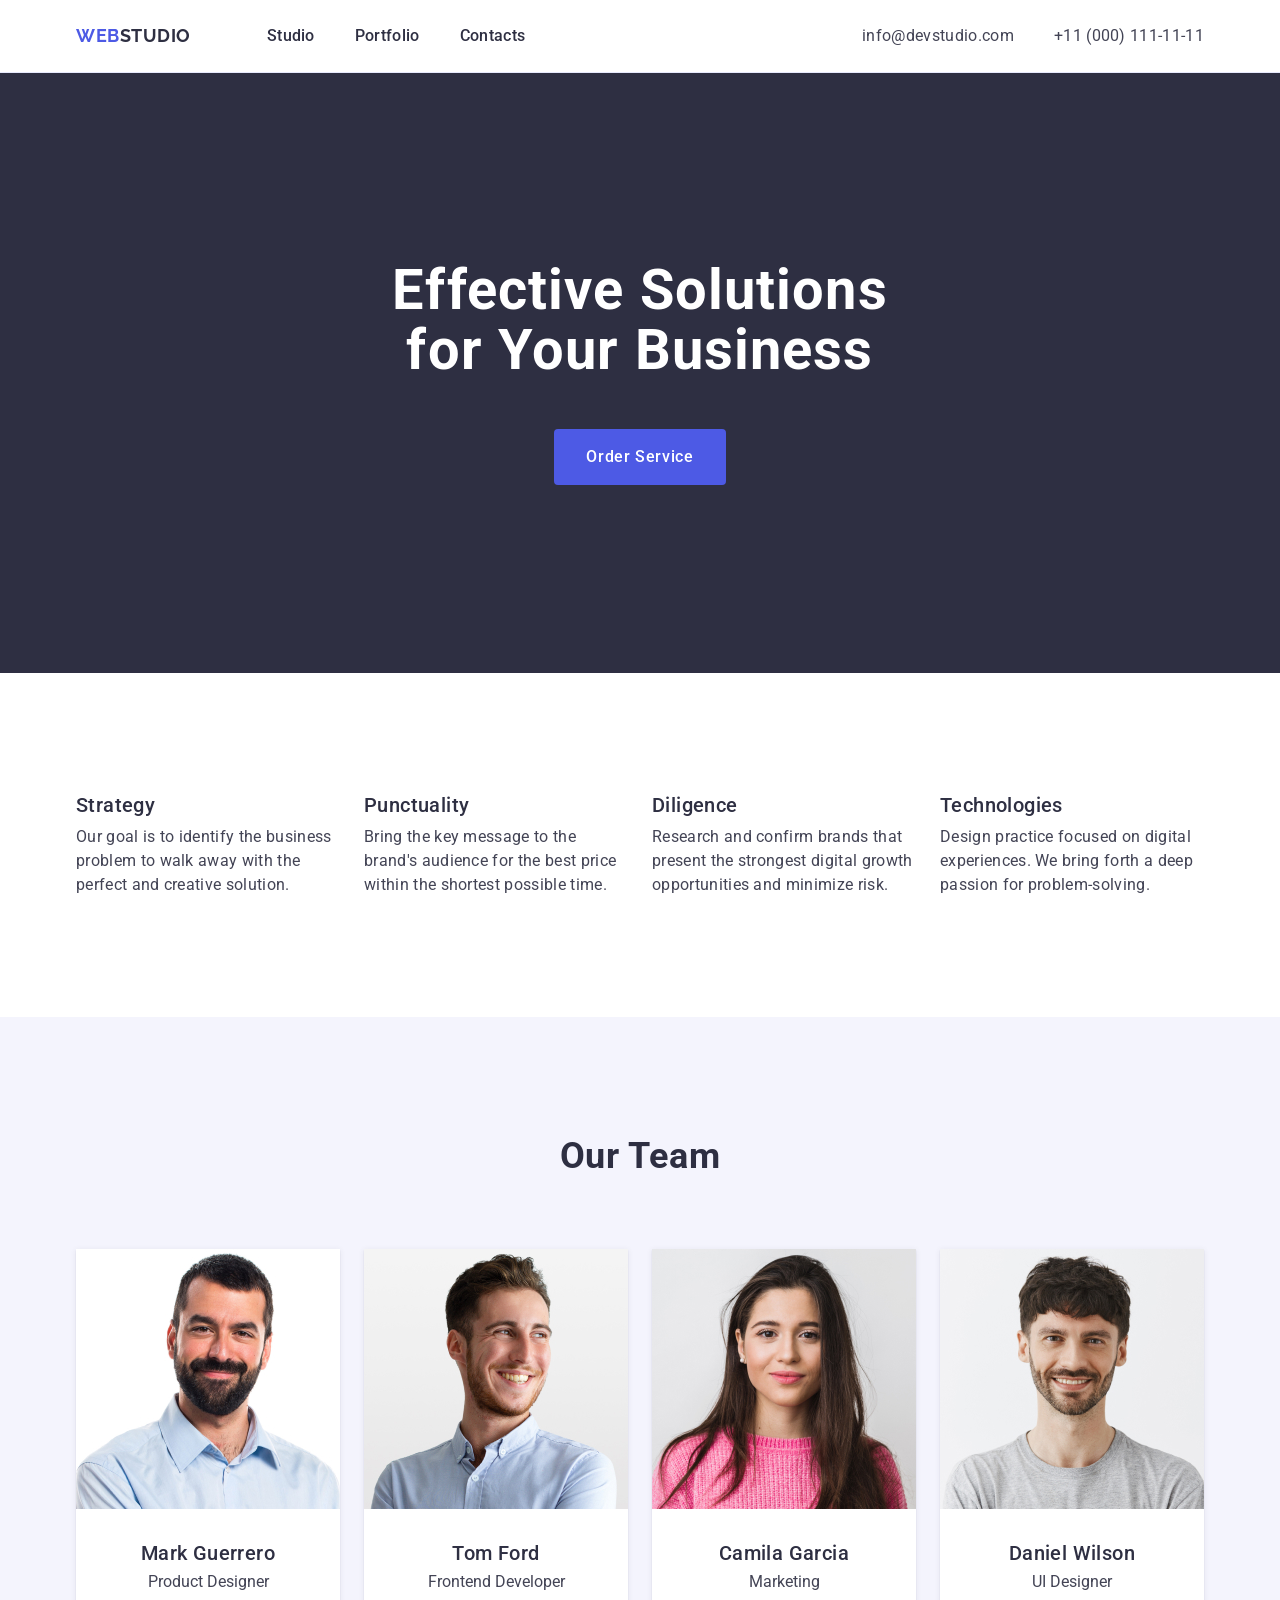
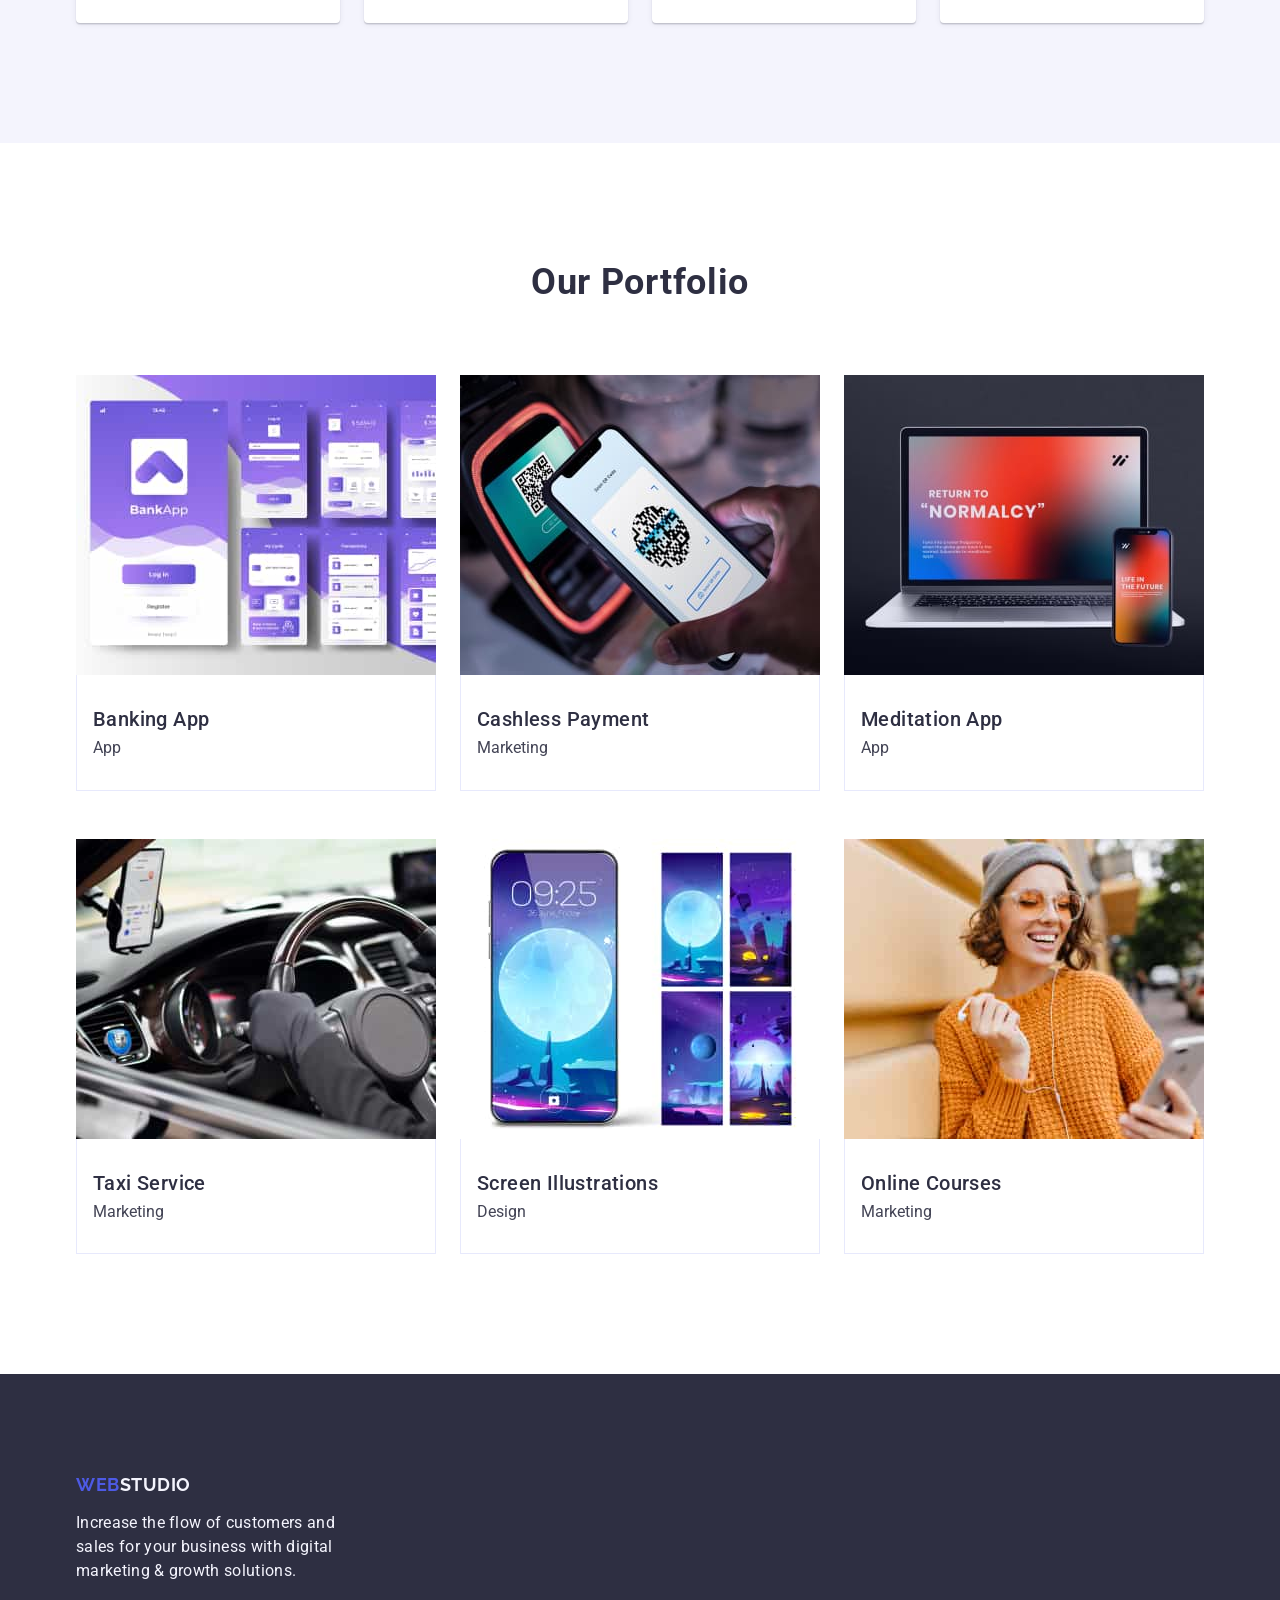
<file: index.html>
<!DOCTYPE html>
<html lang="en">
  <head>
    <meta charset="UTF-8" />
    <meta name="viewport" content="width=device-width, initial-scale=1.0" />
    <link rel="preconnect" href="https://fonts.googleapis.com" />
    <link rel="preconnect" href="https://fonts.gstatic.com" crossorigin />
    <link
      href="https://fonts.googleapis.com/css2?family=Raleway:wght@800&family=Roboto:wght@400;500;700;900&display=swap"
      rel="stylesheet"
    />
    <link
      rel="stylesheet"
      href="https://cdn.jsdelivr.net/npm/modern-normalize@1.1.0/modern-normalize.min.css"
    />
    <link rel="stylesheet" href="css/styles.css" />
    <title>Main Page</title>
  </head>
  <body>
    <header class="header-box">
      <div class="header-container container">
        <nav class="navigation">
          <a class="logo" href="./index.html"
            >Web<span class="logo-dark">Studio</span></a
          >
          <ul class="navigation-list">
            <li><a class="navigation-link" href="./index.html">Studio</a></li>
            <li><a class="navigation-link" href="">Portfolio</a></li>
            <li><a class="navigation-link" href="">Contacts</a></li>
          </ul>
        </nav>
        <address class="kontact">
          <ul class="navigation-list">
            <li>
              <a class="kontact-list" href="mailto:info@devstudio.com"
                >info@devstudio.com</a
              >
            </li>
            <li>
              <a class="kontact-list" href="tel:+110001111111"
                >+11 (000) 111-11-11</a
              >
            </li>
          </ul>
        </address>
      </div>
    </header>
    <main>
      <section class="hero">
        <div class="container">
          <h1 class="header-title">Effective Solutions for Your Business</h1>
          <button class="main-button" type="button">Order Service</button>
        </div>
      </section>
      <section class="column-container">
        <div class="container">
          <h2 class="visually-hidden">list</h2>
          <ul class="column-list">
            <li class="column-item">
              <h3 class="column-title">Strategy</h3>
              <p class="column-text">
                Our goal is to identify the business problem to walk away with
                the perfect and creative solution.
              </p>
            </li>
            <li class="column-item">
              <h3 class="column-title">Punctuality</h3>
              <p class="column-text">
                Bring the key message to the brand's audience for the best price
                within the shortest possible time.
              </p>
            </li>
            <li class="column-item">
              <h3 class="column-title">Diligence</h3>
              <p class="column-text">
                Research and confirm brands that present the strongest digital
                growth opportunities and minimize risk.
              </p>
            </li>
            <li class="column-item">
              <h3 class="column-title">Technologies</h3>
              <p class="column-text">
                Design practice focused on digital experiences. We bring forth a
                deep passion for problem-solving.
              </p>
            </li>
          </ul>
        </div>
      </section>
      <section class="team">
        <div class="container">
          <h2 class="header-team">Our Team</h2>
          <ul class="team-list">
            <li class="team-card">
              <img
                src="./images/img1.jpg"
                alt="boared dude"
                width="264"
                height="260"
              />
              <div class="card-caption">
                <h3 class="titles">Mark Guerrero</h3>
                <p class="text">Product Designer</p>
              </div>
            </li>
            <li class="team-card">
              <img
                src="./images/img2.jpg"
                alt="smiling man"
                width="264"
                height="260"
              />
              <div class="card-caption">
                <h3 class="titles">Tom Ford</h3>
                <p class="text">Frontend Developer</p>
              </div>
            </li>
            <li class="team-card">
              <img
                src="./images/img3.jpg"
                alt="long-haired brunette"
                width="264"
                height="260"
              />
              <div class="card-caption">
                <h3 class="titles">Camila Garcia</h3>
                <p class="text">Marketing</p>
              </div>
            </li>
            <li class="team-card">
              <img
                src="./images/img4.jpg"
                alt="creative man"
                width="264"
                height="260"
              />
              <div class="card-caption">
                <h3 class="titles">Daniel Wilson</h3>
                <p class="text">UI Designer</p>
              </div>
            </li>
          </ul>
        </div>
      </section>
      <!--empty class-->
      <section class="services-block">
        <div class="container">
          <h2 class="header-team">Our Portfolio</h2>
          <ul class="portfolio-list">
            <li class="services-item">
              <img src="./images/img5.jpg" alt="banking app" width="360" />
              <div class="portfolio-card">
                <h3 class="titles">Banking App</h3>
                <p class="text">App</p>
              </div>
            </li>
            <li class="services-item">
              <img src="./images/img6.jpg" alt="Cashless Payment" width="360" />
              <div class="portfolio-card">
                <h3 class="titles">Cashless Payment</h3>
                <p class="text">Marketing</p>
              </div>
            </li>
            <li class="services-item">
              <img src="./images/img7.jpg" alt="Meditation App" width="360" />
              <div class="portfolio-card">
                <h3 class="titles">Meditation App</h3>
                <p class="text">App</p>
              </div>
            </li>
            <li class="services-item">
              <img src="./images/img8.jpg" alt="Taxi Service" width="360" />
              <div class="portfolio-card">
                <h3 class="titles">Taxi Service</h3>
                <p class="text">Marketing</p>
              </div>
            </li>
            <li class="services-item">
              <img
                src="./images/img9.jpg"
                alt="Screen Illustrations"
                width="360"
              />
              <div class="portfolio-card">
                <h3 class="titles">Screen Illustrations</h3>
                <p class="text">Design</p>
              </div>
            </li>
            <li class="services-item">
              <img src="./images/img10.jpg" alt="Online Courses" width="360" />
              <div class="portfolio-card">
                <h3 class="titles">Online Courses</h3>
                <p class="text">Marketing</p>
              </div>
            </li>
          </ul>
        </div>
      </section>
    </main>
    <footer class="footer">
      <div class="container">
        <a class="logo logo-second" href="./index.html"
          >Web<span class="logo-bright">Studio</span></a
        >
        <p class="footer-text">
          Increase the flow of customers and sales for your business with
          digital marketing & growth solutions.
        </p>
      </div>
    </footer>
  </body>
</html>
</file>
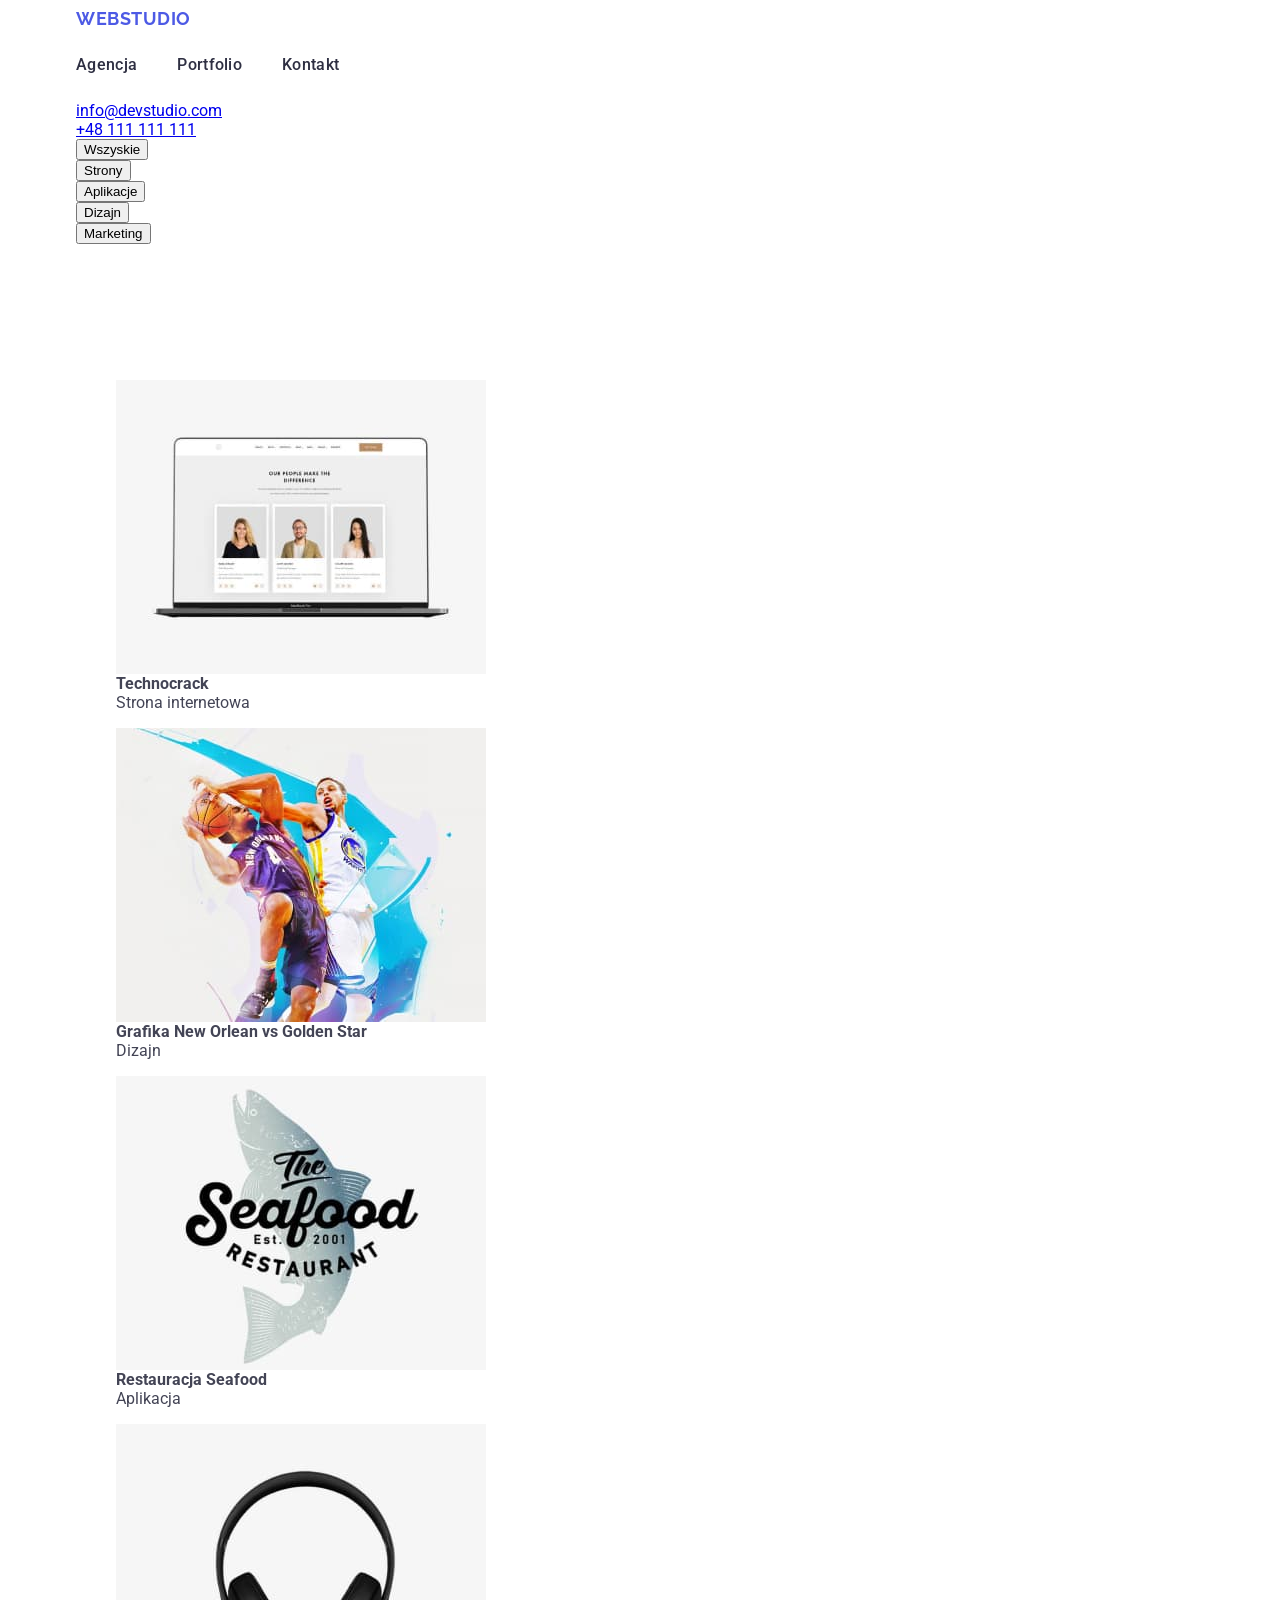
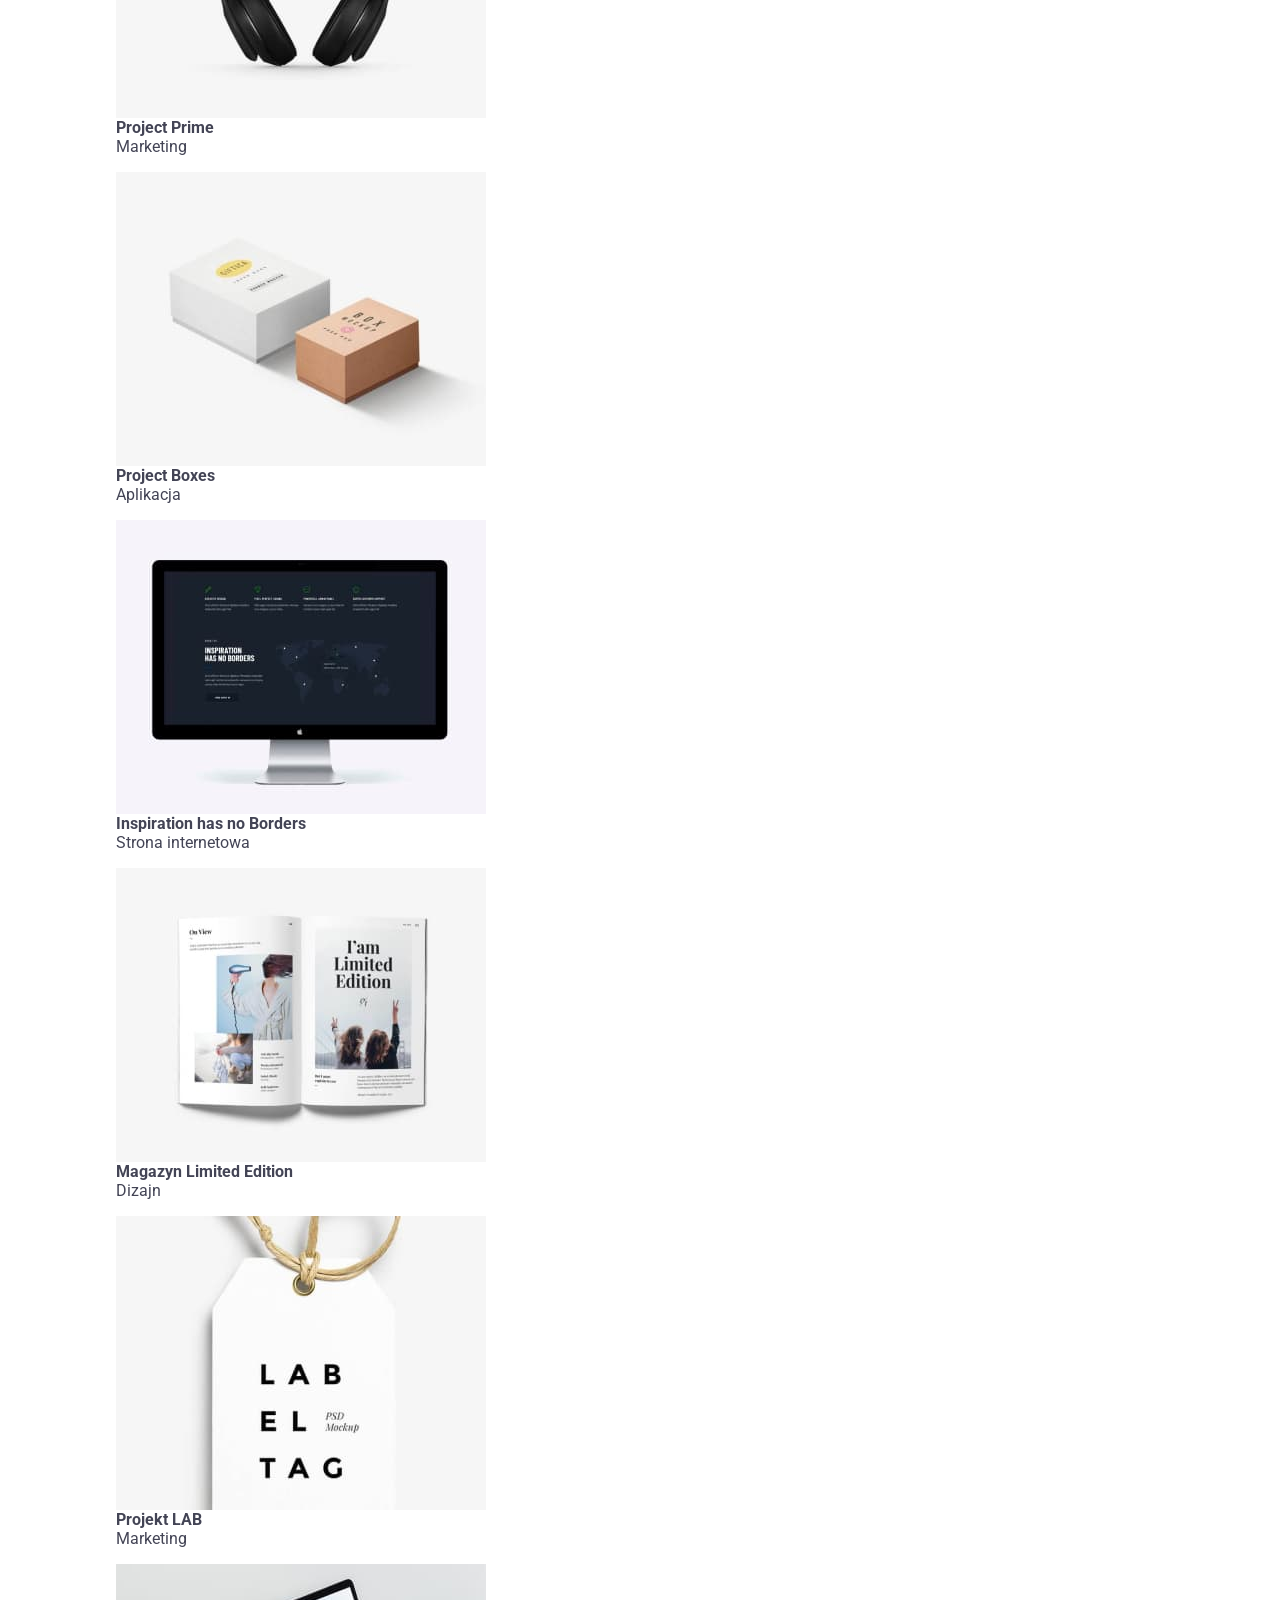
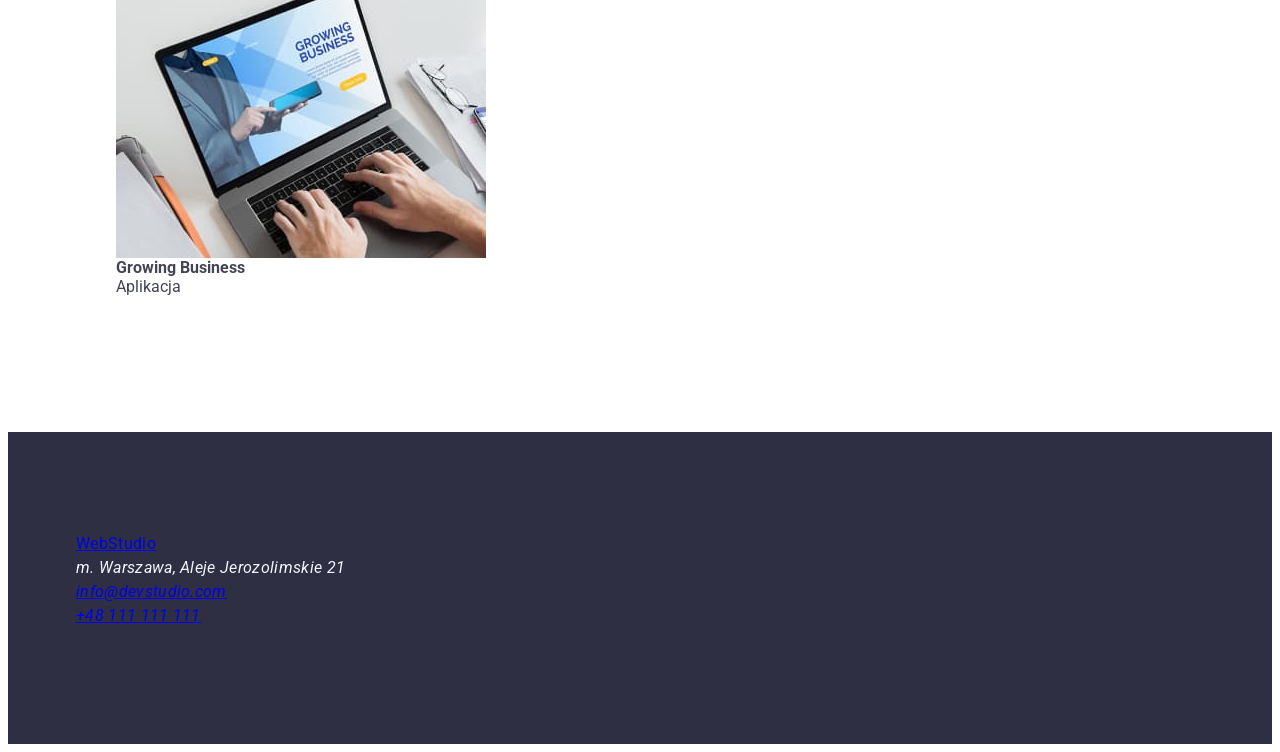
<file: portfolio.html>
<!DOCTYPE html>
<html lang="en">
  <head>
    <meta charset="UTF-8" />
    <meta http-equiv="X-UA-Compatible" content="IE=edge" />
    <meta name="viewport" content="width=device-width, initial-scale=1.0" />
    <title>Portfolio</title>
    <link rel="preconnect" href="https://fonts.googleapis.com" />
    <link rel="preconnect" href="https://fonts.gstatic.com" crossorigin />
    <link
      href="https://fonts.googleapis.com/css2?family=Raleway:wght@700&family=Roboto:wght@400;500;700;900&display=swap"
      rel="stylesheet"
    />
    <link rel="stylesheet" href="css/styles.css" />
  </head>
  <body>
    <header class="header">
      <div class="container">
        <a href="index.html" class="logo"><span class="web">Web</span>Studio</a>
        <nav class="navigation">
          <ul class="navigation-list">
            <li class="navigation-list-item">
              <a href="#" class="navigation-link">Agencja</a>
            </li>
            <li class="navigation-list-item">
              <a href="portfolio.html" class="navigation-link">Portfolio</a>
            </li>
            <li class="navigation-list-item">
              <a href="#" class="navigation-link">Kontakt</a>
            </li>
          </ul>
        </nav>

        <div>
          <ul class="kontakt-list">
            <li class="kontakt-list-item">
              <a class="kontakt" href="mailto:info@dvstudio.com"
                >info@devstudio.com</a
              >
            </li>
            <li class="kontakt-list-item">
              <a class="kontakt" href="tel:+48111111111"> +48 111 111 111</a>
            </li>
          </ul>
        </div>
      </div>
    </header>

    <main class="section">
      <div class="container">
        <ul class="botton-list">
          <li class="botton-list-item">
            <button class="menu-button" type="button">Wszyskie</button>
          </li>
          <li class="botton-list-item">
            <button class="menu-button" type="button">Strony</button>
          </li>
          <li class="botton-list-item">
            <button class="menu-button" type="button">Aplikacje</button>
          </li>
          <li class="botton-list-item">
            <button class="menu-button" type="button">Dizajn</button>
          </li>
          <li class="botton-list-item">
            <button class="menu-button" type="button">Marketing</button>
          </li>
        </ul>
      </div>

      <section class="container">
        <ul class="function-list">
          <li class="function-list-item">
            <figure class="figure">
              <img
                class="image-format"
                src="./images/website.jpg"
                alt="Technocrack"
                width="370"
                height="294"
              />
              <figcaption class="figcaption-portfolio">
                <strong class="image-description">Technocrack</strong
                ><br /><span class="function">Strona internetowa</span>
              </figcaption>
            </figure>
          </li>

          <li class="function-list-item">
            <figure class="figure">
              <img
                class="image-format"
                src="./images/dizajn.jpg"
                alt="Grafika New Orlean vs Golden Star"
                width="370"
                height="294"
              />
              <figcaption class="figcaption-portfolio">
                <strong class="image-description"
                  >Grafika New Orlean vs Golden Star</strong
                ><br /><span class="function">Dizajn</span>
              </figcaption>
            </figure>
          </li>

          <li class="function-list-item">
            <figure class="figure">
              <img
                class="image-format"
                src="./images/seafood.jpg"
                alt="Restauracja Seafood"
                width="370"
                height="294"
              />
              <figcaption class="figcaption-portfolio">
                <strong class="image-description">Restauracja Seafood</strong
                ><br /><span class="function">Aplikacja</span>
              </figcaption>
            </figure>
          </li>

          <li class="function-list-item">
            <figure class="figure">
              <img
                class="image-format"
                src="./images/headphones.jpg"
                alt="Project Prime"
                width="370"
                height="294"
              />
              <figcaption class="figcaption-portfolio">
                <strong class="image-description">Project Prime</strong
                ><br /><span class="function">Marketing</span>
              </figcaption>
            </figure>
          </li>

          <li class="function-list-item">
            <figure class="figure">
              <img
                class="image-format"
                src="./images/boxes.jpg"
                alt="Project Boxes"
                width="370"
                height="294"
              />
              <figcaption class="figcaption-portfolio">
                <strong class="image-description">Project Boxes</strong
                ><br /><span class="function">Aplikacja</span>
              </figcaption>
            </figure>
          </li>

          <li class="function-list-item">
            <figure class="figure">
              <img
                class="image-format"
                src="./images/monitor.jpg"
                alt="Inspiration has no Borders"
                width="370"
                height="294"
              />
              <figcaption class="figcaption-portfolio">
                <strong class="image-description"
                  >Inspiration has no Borders</strong
                ><br /><span class="function">Strona internetowa</span>
              </figcaption>
            </figure>
          </li>

          <li class="function-list-item">
            <figure class="figure">
              <img
                class="image-format"
                src="./images/book.jpg"
                alt="Magazyn Limited Edition"
                width="370"
                height="294"
              />
              <figcaption class="figcaption-portfolio">
                <strong class="image-description"
                  >Magazyn Limited Edition</strong
                ><br /><span class="function">Dizajn</span>
              </figcaption>
            </figure>
          </li>

          <li class="function-list-item">
            <figure class="figure">
              <img
                class="image-format"
                src="./images/label.jpg"
                alt="Projekt LAB"
                width="370"
                height="294"
              />
              <figcaption class="figcaption-portfolio">
                <strong class="image-description">Projekt LAB</strong
                ><br /><span class="function">Marketing</span>
              </figcaption>
            </figure>
          </li>

          <li class="function-list-item">
            <figure class="figure">
              <img
                class="image-format"
                src="./images/business.jpg"
                alt="Growing Business"
                width="370"
                height="294"
              />
              <figcaption class="figcaption-portfolio">
                <strong class="image-description">Growing Business</strong
                ><br /><span class="function">Aplikacja</span>
              </figcaption>
            </figure>
          </li>
        </ul>
      </section>
    </main>

    <footer class="footer">
      <div class="container">
        <a class="logo-footer" href="index.html"><span class="web">Web</span>Studio</a>
        <address class="address">
          <ul class="contact-list">
            <li>m. Warszawa, Aleje Jerozolimskie 21</li>
            <li>
              <a class="contact-link" href="mailto:info@devstudio.com"
                >info@devstudio.com</a
              >
            </li>

            <li>
              <a class="contact-link" href="tel:+48111111111"
                >+48 111 111 111</a
              >
            </li>
          </ul>
        </address>
      </div>
    </footer>
  </body>
</html>
</file>
<file: css/styles.css>
*,
*::before,
*::after {
  box-sizing: border-box;
}
:root {
  --font-family: 'Roboto', sans-serif;
  --second-family: 'Raleway', sans-serif;
  --iris: #4d5ae5;
  --ocean: #404bbf;
  --navy-blue: #2e2f42;
  --green: #31d0aa;
  --slate: #434455;
  --light-slate: #8e8f99;
  --cornflower: #e7e9fc;
  --cloud: #f4f4fd;
  --navy-blue-modal: rgba(46, 47, 66, 0.4);
  --grey: rgba(46, 47, 66, 0.7);
  --white: #ffffff;
  --dairy: #fcfcfc;
}
body {
  font-family: 'Roboto', sans-serif;
  background-color: var(--white);
  color: var(--slate);
}
h1,
h2,
h3,
h4,
h5,
h6,
p {
  margin: 0;
}
.container {
  width: 1158px;
  margin: 0 auto;
  padding-left: 15px;
  padding-right: 15px;
  /* padding: 0 15px; */
}
.visually-hidden {
  position: absolute;
  width: 1px;
  height: 1px;
  margin: -1px;
  border: 0;
  padding: 0;
  white-space: nowrap;
  clip-path: inset(100%);
  clip: rect(0 0 0 0);
  overflow: hidden;
}
ul {
  list-style-type: none;
  margin: 0;
  padding-left: 0;
}
img {
  display: block;
  max-width: 100%;
  height: auto;
}

.logo {
  font-family: var(--second-family);
  font-weight: 700;
  font-size: 18px;
  line-height: 117%;
  letter-spacing: 0.03em;
  text-transform: uppercase;
  color: var(--iris);
  text-decoration: none;
  display: flex;
  margin-right: 76px;
}
.logo-second {
  display: inline-block;
  margin-bottom: 16px;
}
.logo-dark {
  color: var(--navy-blue);
}
.header-box {
  border-bottom: 1px solid var(--cornflower);
}
.header-container {
  display: flex;
  align-items: center;
  justify-content: space-between;
  /* padding: 24px 0; */
}
.navigation {
  display: flex;
  align-items: center;
  justify-content: space-between;
}
.navigation-list {
  display: flex;
  padding: 24px 0;
  gap: 40px;
}
.navigation-link {
  font-weight: 500;
  line-height: 1.5;
  letter-spacing: 0.02em;
  color: var(--navy-blue);
  text-decoration: none;
  padding: 24px 0;
}
.navigation-link:hover {
  color: var(--ocean);
}
.navigation-link:focus {
  color: var(--ocean);
}
.kontact {
  font-style: normal;
}
.kontact-list {
  font-size: 16px;
  line-height: 1.5;
  letter-spacing: 0.02em;
  color: var(--slate);
  text-decoration: none;
}
.kontact-list:hover {
  color: var(--ocean);
}
.kontact-list:focus {
  color: var(--ocean);
}
.hero {
  background-color: var(--navy-blue);
  text-align: center;
  padding: 188px 0;
}
.header-title {
  font-size: 56px;
  line-height: 1.07;
  letter-spacing: 0.02em;
  font-weight: 700;
  color: var(--white);
  max-width: 496px;
  margin: 0 auto;
  margin-bottom: 48px;
}
.main-button {
  background-color: var(--iris);
  font-family: 'Roboto', sans-serif;
  font-weight: 500;
  font-size: 16px;
  line-height: 1.5;
  letter-spacing: 0.04em;
  color: var(--white);
  cursor: pointer;
  display: block;
  border-radius: 4px;
  border: none;
  padding: 16px 32px;
  min-width: 169px;
  margin: 0 auto;
  height: 56px;
}
.main-button:hover {
  background-color: var(--ocean);
}
.main-button:focus {
  background-color: var(--ocean);
}
section {
  padding-top: 120px;
  padding-bottom: 120px;
}
.column-container {
  padding: 120px 0;
}
.column-list {
  display: flex;
  gap: 24px;
}
.column-item {
  width: calc((100% - 72px) / 4);
}
.column-title {
  font-family: 'Roboto', sans-serif;
  font-weight: 500;
  font-size: 20px;
  line-height: 1.2;
  letter-spacing: 0.02em;
  color: var(--navy-blue);
  margin-bottom: 8px;
}
.column-text {
  line-height: 1.5;
  letter-spacing: 0.02em;
  color: var(--slate);
}
.team {
  background-color: var(--cloud);
}
.header-team {
  font-family: 'Roboto', sans-serif;
  font-weight: 700;
  font-size: 36px;
  line-height: 1.11;
  letter-spacing: 0.02em;
  text-transform: capitalize;
  text-align: center;
  color: var(--navy-blue);
  margin-bottom: 72px;
}
.team-list {
  display: flex;
  gap: 24px;
}
.team-card {
  background-color: var(--white);
  border-radius: 0 0 4px 4px;
  text-align: center;
  box-shadow: 0 2px 1px 0 rgba(46, 47, 66, 0.08),
    0 1px 1px 0 rgba(46, 47, 66, 0.16), 0 1px 6px 0 rgba(46, 47, 66, 0.08);
  calc: ((100%-72px)/4);
}
.card-caption {
  padding: 32px 0;
}
.titles {
  font-weight: 500;
  font-size: 20px;
  line-height: 1.2;
  letter-spacing: 0.02em;
  color: var(--navy-blue);
  margin-bottom: 8px;
}
.portfolio-list {
  display: flex;
  flex-wrap: wrap;
  column-gap: 24px;
  row-gap: 48px;
}
.portfolio-card {
  border: 1px solid var(--cornflower);
  border-top: none;
  padding: 32px 16px;
}
.footer {
  background: var(--navy-blue);
  color: var(--cloud);
  line-height: 1.5;
  letter-spacing: 0.02em;
  height: 312px;
  padding: 100px 0;
}
.footer-text {
  /* line-height: 1.5;
  letter-spacing: 0.02em; */
  color: var(--cloud);
  display: block;
  flex-wrap: wrap;
  width: 264px;
}
.logo-bright {
  color: var(--cloud);
  margin-bottom: 16px;
}
</file>
